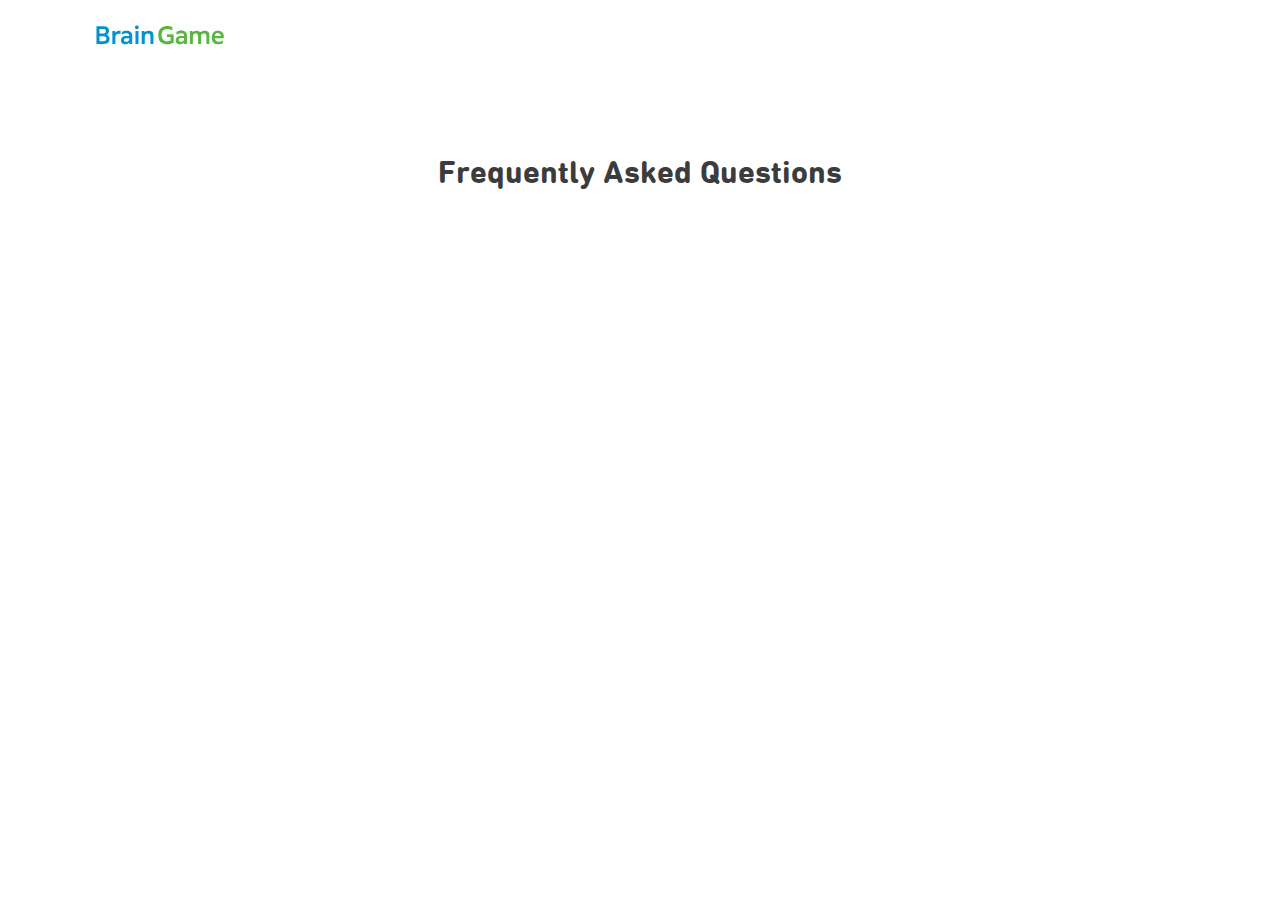
<file: html/faq.html>
<!DOCTYPE html>
<html lang="en">
  <head>
    <meta charset="UTF-8" />
    <meta name="viewport" content="width=device-width, initial-scale=1.0" />
    <title>BrainGame FAQ</title>
    <link rel="icon" href="../assets/images/favicon.ico" />
    <link rel="stylesheet" href="../scss/faq.css" />
    <link rel="stylesheet" href="../css/main.css" />
  </head>
  <body>
    <div class="faq-header">
      <img src="../assets/svg/BrainGame-green-text-only.svg" alt="" />
    </div>
    <div class="faq-container">
      <div class="faq-heading">Frequently Asked Questions</div>
    </div>
    <script src="../js/faq.js"></script>
  </body>
</html>
</file>
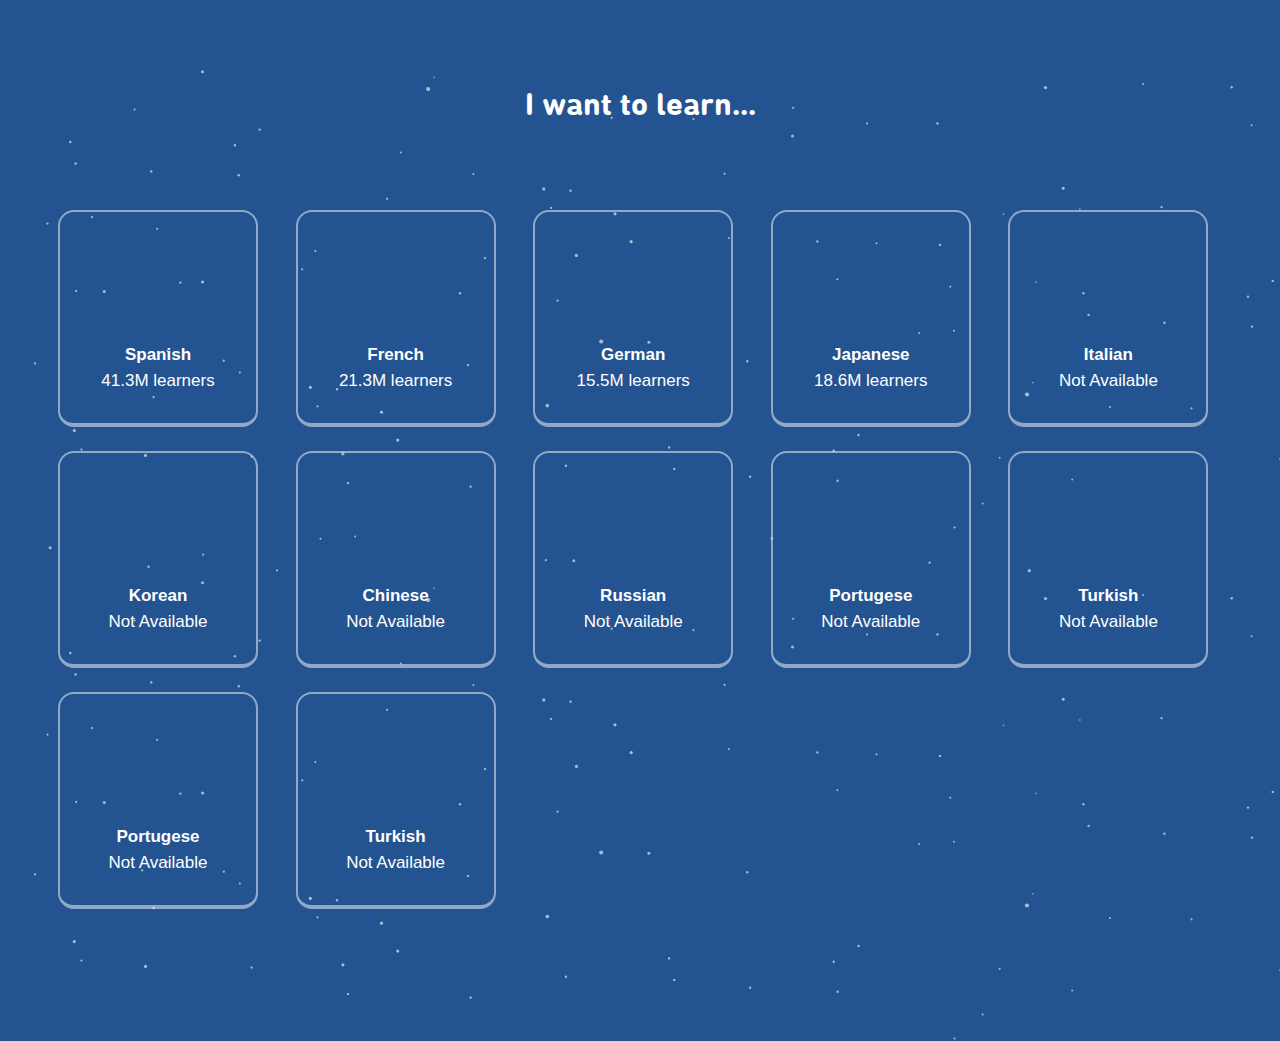
<file: html/languages-select-page.html>
<!DOCTYPE html>
<html>
    <head>
        <title>Languages Select Page</title>
        <link rel="icon" href="../assets/images/favicon.ico" />
        <link rel="stylesheet" href="../css/main.css">
        <link rel="stylesheet" href="../css/languages-select-page.css">
        <script src="../js/language-select-page.js"></script>
    </head>
    <body>
        <div class="background">
            <header class="BrainGame-logo-header">
                <div class="BrainGame-logo-div">
                    <a class="logo-a-tag" href="../index.html">
                        <img class="BrainGame-logo" src="../assets/svg/BrainGame-logo-white.svg" alt="">
                    </a>
                </div>
            </header>
            <div class="countries-main-container">
                <div class="countries-container">
                    <div class="flags-and-names-container">
                        <h1 class="learn-heading">I want to learn...</h1>
                        <ul class="countries-list">
                            <button class="country-button" onclick="selectLanguage(event)">
                                <div class="country-one">
                                    <div class="div-for-gap"></div>
                                    <div class="country-flag">
                                        <svg viewBox="0 66 82 66" style="height: 70.8293px; width: 88px;">
                                            <image height="3168" href="https://d35aaqx5ub95lt.cloudfront.net/vendor/87938207afff1598611ba626a8c4827c.svg" width="82"></image>
                                        </svg>
                                    </div>
                                    <h2 class="language-name" id="es">Spanish</h2>
                                    <div class="no-of-learners">41.3M learners</div>
                                </div>
                            </button>
                            <button class="country-button" onclick="selectLanguage(event)">
                                <div class="country-one">
                                    <div class="div-for-gap"></div>
                                    <div class="country-flag">
                                        <svg viewBox="0 132 82 66" style="height: 70.8293px; width: 88px;">
                                            <image height="3168" href="https://d35aaqx5ub95lt.cloudfront.net/vendor/87938207afff1598611ba626a8c4827c.svg" width="82"></image>
                                        </svg>
                                    </div>
                                    <h2 class="language-name" id="fr">French</h2>
                                    <div class="no-of-learners">21.3M learners</div>
                                </div>
                            </button>
                            <button class="country-button" onclick="selectLanguage(event)">
                                <div class="country-one">
                                    <div class="div-for-gap"></div>
                                    <div class="country-flag">
                                        <svg viewBox="0 198 82 66" style="height: 70.8293px; width: 88px;">
                                            <image height="3168" href="https://d35aaqx5ub95lt.cloudfront.net/vendor/87938207afff1598611ba626a8c4827c.svg" width="82"></image>
                                        </svg>
                                    </div>
                                    <h2 class="language-name" id="de">German</h2>
                                    <div class="no-of-learners">15.5M learners</div>
                                </div>
                            </button>
                            <button class="country-button" onclick="selectLanguage(event)">
                                <div class="country-one">
                                    <div class="div-for-gap"></div>
                                    <div class="country-flag">
                                        <svg viewBox="0 264 82 66" style="height: 70.8293px; width: 88px;">
                                            <image height="3168" href="https://d35aaqx5ub95lt.cloudfront.net/vendor/87938207afff1598611ba626a8c4827c.svg" width="82"></image>
                                        </svg>
                                    </div>
                                    <h2 class="language-name" id="ja">Japanese</h2>
                                    <div class="no-of-learners">18.6M learners</div>
                                </div>
                            </button>
                            <button class="country-button" onclick="selectLanguage(event)">
                                <div class="country-one">
                                    <div class="div-for-gap"></div>
                                    <div class="country-flag">
                                        <svg viewBox="0 330 82 66" style="height: 70.8293px; width: 88px;">
                                            <image height="3168" href="https://d35aaqx5ub95lt.cloudfront.net/vendor/87938207afff1598611ba626a8c4827c.svg" width="82"></image>
                                        </svg>
                                    </div>
                                    <h2 class="language-name">Italian</h2>
                                    <div class="no-of-learners">Not Available</div>
                                </div>
                            </button>



                            <button class="country-button">
                                <div class="country-one">
                                    <div class="div-for-gap"></div>
                                    <div class="country-flag">
                                        <svg viewBox="0 396 82 66" style="height: 70.8293px; width: 88px;">
                                            <image height="3168" href="https://d35aaqx5ub95lt.cloudfront.net/vendor/87938207afff1598611ba626a8c4827c.svg" width="82"></image>
                                        </svg>
                                    </div>
                                    <h2 class="language-name">Korean</h2>
                                    <div class="no-of-learners">Not Available</div>
                                </div>
                            </button>
                            <button class="country-button">
                                <div class="country-one">
                                    <div class="div-for-gap"></div>
                                    <div class="country-flag">
                                        <svg viewBox="0 462 82 66" style="height: 70.8293px; width: 88px;">
                                            <image height="3168" href="https://d35aaqx5ub95lt.cloudfront.net/vendor/87938207afff1598611ba626a8c4827c.svg" width="82"></image>
                                        </svg>
                                    </div>
                                    <h2 class="language-name">Chinese</h2>
                                    <div class="no-of-learners">Not Available</div>
                                </div>
                            </button>
                            <button class="country-button">
                                <div class="country-one">
                                    <div class="div-for-gap"></div>
                                    <div class="country-flag">
                                        <svg viewBox="0 528 82 66" style="height: 70.8293px; width: 88px;">
                                            <image height="3168" href="https://d35aaqx5ub95lt.cloudfront.net/vendor/87938207afff1598611ba626a8c4827c.svg" width="82"></image>
                                        </svg>
                                    </div>
                                    <h2 class="language-name">Russian</h2>
                                    <div class="no-of-learners">Not Available</div>
                                </div>
                            </button>
                            <button class="country-button">
                                <div class="country-one">
                                    <div class="div-for-gap"></div>
                                    <div class="country-flag">
                                        <svg viewBox="0 594 82 66" style="height: 70.8293px; width: 88px;">
                                            <image height="3168" href="https://d35aaqx5ub95lt.cloudfront.net/vendor/87938207afff1598611ba626a8c4827c.svg" width="82"></image>
                                        </svg>
                                    </div>
                                    <h2 class="language-name">Portugese</h2>
                                    <div class="no-of-learners">Not Available</div>
                                </div>
                            </button>
                            <button class="country-button">
                                <div class="country-one">
                                    <div class="div-for-gap"></div>
                                    <div class="country-flag">
                                        <svg viewBox="0 660 82 66" style="height: 70.8293px; width: 88px;">
                                            <image height="3168" href="https://d35aaqx5ub95lt.cloudfront.net/vendor/87938207afff1598611ba626a8c4827c.svg" width="82"></image>
                                        </svg>
                                    </div>
                                    <h2 class="language-name">Turkish</h2>
                                    <div class="no-of-learners">Not Available</div>
                                </div>
                            </button>

                            <button class="country-button">
                                <div class="country-one">
                                    <div class="div-for-gap"></div>
                                    <div class="country-flag">
                                        <svg viewBox="0 594 82 66" style="height: 70.8293px; width: 88px;">
                                            <image height="3168" href="https://d35aaqx5ub95lt.cloudfront.net/vendor/87938207afff1598611ba626a8c4827c.svg" width="82"></image>
                                        </svg>
                                    </div>
                                    <h2 class="language-name">Portugese</h2>
                                    <div class="no-of-learners">Not Available</div>
                                </div>
                            </button>
                            <button class="country-button">
                                <div class="country-one">
                                    <div class="div-for-gap"></div>
                                    <div class="country-flag">
                                        <svg viewBox="0 660 82 66" style="height: 70.8293px; width: 88px;">
                                            <image height="3168" href="https://d35aaqx5ub95lt.cloudfront.net/vendor/87938207afff1598611ba626a8c4827c.svg" width="82"></image>
                                        </svg>
                                    </div>
                                    <h2 class="language-name">Turkish</h2>
                                    <div class="no-of-learners">Not Available</div>
                                </div>
                            </button>
                        </ul>
                    </div>
                </div>
            </div>
        </div>
    </body>
</html>
</file>
<file: scss/faq.css>
.faq-header {
  height: 80px;
  position: relative;
}
.faq-header img {
  left: 96px;
  position: absolute;
  top: 25px;
  width: 128px;
}

.faq-heading {
  display: flex;
  font-family: din-round-bold;
  font-size: 32px;
  justify-content: center;
  line-height: 40px;
  margin: 48px 0;
  text-align: center;
  color: rgb(var(--color-black-text));
}

.faq-container {
  margin: 24px 21px;
  display: flex;
  flex-direction: column;
  justify-content: center;
  align-items: center;
}

.faq-group {
  border: 2px solid rgb(var(--color-swan));
  border-radius: 16px;
  width: 100%;
  max-width: 900px;
  margin-bottom: 48px;
}
.faq-group .item {
  border-bottom: 2px solid rgb(var(--color-swan));
  color: rgb(var(--color-black-text));
  font-weight: 500;
  font-size: 19px;
  font-family: din-round;
}
.faq-group .item:last-child {
  border: none;
}
.faq-group img {
  transition: transform 0.2s ease;
}
.faq-group .heading {
  color: rgb(var(--color-macaw));
  font-family: din-round-bold;
  font-weight: 700;
  font-size: 19px;
}

.flex {
  display: flex;
  justify-content: space-between;
  padding: 26px 32px;
}

.rotate {
  transform: scaleY(-1);
}

.bold {
  font-family: din-round-bold !important;
}

.hidden {
  display: none !important;
}

.answer {
  padding: 0 26px 32px 26px;
  display: block;
}
</file>
<file: css/main.css>
:root {
  --color-snow: 255, 255, 255;
  --color-snow-always-light: 255, 255, 255;
  --color-snow-always-dark: 19, 31, 36;
  --color-polar: 247, 247, 247;
  --color-swan: 229, 229, 229;
  --color-swan-always-light: 229, 229, 229;
  --color-swan-always-dark: 55, 70, 79;
  --color-hare: 175, 175, 175;
  --color-hare-always-light: 175, 175, 175;
  --color-wolf: 119, 119, 119;
  --color-eel: 75, 75, 75;
  --color-squid: 235, 227, 227;
  --color-walking-fish: 255, 223, 224;
  --color-flamingo: 255, 178, 178;
  --color-pig: 245, 164, 164;
  --color-crab: 255, 120, 120;
  --color-cardinal: 255, 75, 75;
  --color-fire-ant: 234, 43, 43;
  --color-canary: 255, 245, 211;
  --color-duck: 251, 229, 109;
  --color-bee: 255, 200, 0;
  --color-bee-always-dark: 255, 199, 0;
  --color-lion: 255, 177, 0;
  --color-fox: 255, 150, 0;
  --color-cheetah: 255, 206, 142;
  --color-monkey: 229, 162, 89;
  --color-camel: 231, 166, 1;
  --color-guinea-pig: 205, 121, 0;
  --color-grizzly: 187, 113, 73;
  --color-sea-sponge: 215, 255, 184;
  --color-turtle: 165, 237, 110;
  --color-owl: 88, 204, 2;
  --color-tree-frog: 88, 167, 0;
  --color-peacock: 0, 205, 156;
  --color-iguana: 221, 244, 255;
  --color-anchovy: 210, 228, 232;
  --color-beluga: 187, 242, 255;
  --color-moon-jelly: 122, 240, 242;
  --color-blue-jay: 132, 216, 255;
  --color-macaw: 28, 176, 246;
  --color-whale: 24, 153, 214;
  --color-humpback: 43, 112, 201;
  --color-narwhal: 20, 83, 163;
  --color-manta-ray: 4, 44, 96;
  --color-starfish: 255, 134, 208;
  --color-beetle: 206, 130, 255;
  --color-betta: 144, 105, 205;
  --color-butterfly: 111, 78, 161;
  --color-dragon: 204, 52, 141;
  --color-starling: 92, 108, 252;
  --color-martin: 71, 85, 223;
  --color-grackle: 167, 160, 255;
  --color-honeycreeper: 193, 187, 255;
  --color-deep-starling: 34, 33, 81;
  --color-deep-martin: 16, 15, 62;
  --color-legendary-foreground: 140, 65, 3;
  --color-stardust: 199, 255, 254;
  --color-cosmos: 60, 77, 255;
  --color-nebula: 63, 34, 236;
  --color-nova: 207, 23, 200;
  --color-gamma: 38, 246, 99;
  --color-starlight: 38, 138, 255;
  --color-quasar: 252, 85, 255;
  --color-celestia: 255, 255, 255;
  --color-eclipse: 0, 4, 55;
  --color-black: 0, 0, 0;
  --color-aqua: 56, 238, 255;
  --color-aqua-always-light: 56, 238, 255;
  --color-ocean: 0, 124, 143;
  --color-seafoam: 158, 224, 233;
  --color-ice: 225, 253, 255;
  --color-max-shadow: 20, 208, 225;
  --color-diamond-stat: 86, 219, 226;
  --color-mask-green: 137, 226, 25;
  --color-pearl-stat: 255, 170, 222;
  --color-snow-dark-swan: 255, 255, 255;
  --color-black-text: 60, 60, 60;
  --color-blue-space: 11, 62, 113;
  --color-juicy-blue-space: 10, 74, 130;
  --color-juicy-blue-space-light: 35, 83, 144;
  --color-gold: 250, 169, 25;
  --color-gray-text: 153, 153, 153;
  --color-orange: 255, 157, 0;
  --color-diamond-highlight: 231, 251, 251;
  --color-diamond: 56, 208, 208;
  --color-banana: 255, 176, 32;
  --color-cloud: 207, 207, 207;
  --color-cloud-light: 221, 221, 221;
  --color-cloud-lightest: 240, 240, 240;
  --color-kiwi: 122, 199, 12;
  --color-kiwi-dark: 93, 151, 9;
  --color-kiwi-light: 142, 224, 0;
  --color-facebook: 59, 89, 152;
  --color-facebook-dark: 45, 67, 115;
  --color-google: 66, 133, 244;
  --color-twitter: 29, 161, 242;
  --color-hv-light-peach: 241, 218, 179;
  --color-hv-peach: 219, 186, 131;
  --color-hv-light-orange: 255, 177, 64;
  --color-hv-orange: 204, 121, 0;
  --color-hv-brown: 140, 90, 17;
  --color-streak-panel-extended-background: 255, 150, 0;
  --color-streak-panel-frozen-background: 221, 244, 255;
  --color-streak-panel-frozen-flair-background: 132, 216, 255;
  --color-streak-panel-frozen-subtitle: 28, 176, 246;
  --color-streak-panel-frozen-text: 132, 216, 255;
  --color-streak-panel-frozen-topbar-text: 24, 153, 214;
  --color-streak-panel-streak-society-background: 255, 200, 0;
  --color-streak-panel-streak-society-text: 205, 121, 0;
  --color-streak-panel-topbar-border: 0, 0, 0;
  --color-streak-panel-unextended-heading-text: 235, 195, 127;
  --color-streak-panel-unextended-heading-background: 255, 245, 211;
  --color-streak-panel-unextended-topbar-text: 235, 195, 127;
  --color-streak-panel-milestone-gradient-start: 255, 147, 58;
  --color-streak-panel-milestone-gradient-end: 255, 200, 0;
  --color-streak-society-dark-orange: 255, 151, 1;
  --color-streak-society-light-orange: 255, 179, 1;
  --color-friends-quest-own-incomplete: 175, 175, 175;
  --color-friends-quest-friend-incomplete: 145, 145, 145;
  --color-black-text-always-light: 60, 60, 60;
  --color-beetle-always-light: 206, 130, 255;
  --color-cardinal-always-light: 255, 75, 75;
  --color-cowbird-always-light: 174, 104, 2;
  --color-dragon-always-light: 204, 52, 141;
  --color-eel-always-light: 75, 75, 75;
  --color-fox-always-light: 255, 150, 0;
  --color-fire-ant-always-light: 234, 43, 43;
  --color-grizzly-lite-always-light: 220, 143, 71;
  --color-grizzly-always-light: 187, 113, 73;
  --color-guinea-pig-always-light: 205, 121, 0;
  --color-iguana-always-light: 221, 244, 255;
  --color-macaw-always-light: 28, 176, 246;
  --color-owl-always-light: 9, 156, 245;
  --color-peacock-always-light: 0, 205, 156;
  --color-polar-always-light: 247, 247, 247;
  --color-sea-sponge-always-light: 215, 255, 184;
  --color-starfish-always-light: 255, 134, 208;
  --color-tree-frog-always-light: 88, 167, 0;
  --color-turtle-always-light: 165, 237, 110;
  --color-walking-fish-always-light: 255, 223, 224;
  --color-wolf-always-light: 119, 119, 119;
  --color-cardinal-always-dark: 238, 85, 85;
  --color-eel-always-dark: 241, 247, 251;
  --color-hare-always-dark: 82, 101, 109;
  --color-macaw-always-dark: 73, 192, 248;
  --color-owl-always-dark: 147, 211, 51;
  --color-polar-always-dark: 32, 47, 54;
  --color-wolf-always-dark: 220, 230, 236;
  --color-rookie: 0, 175, 133;
  --color-explorer: 255, 100, 191;
  --color-traveler: 255, 145, 83;
  --color-trailblazer: 154, 143, 232;
  --color-adventurer: 96, 12, 199;
  --color-discoverer: 111, 44, 57;
  --color-daredevil: 46, 83, 138;
  --color-navigator: 9, 47, 119;
  --color-champion: 255, 110, 53;
  --color-daily_refresh: 0, 148, 255;
  --color-dark-mode-locked-path-section-text-color: 82, 101, 109;
  --color-rookie-progress-bar: 0, 198, 150;
  --color-explorer-progress-bar: 255, 138, 207;
  --color-traveler-progress-bar: 255, 167, 106;
  --color-trailblazer-progress-bar: 169, 157, 254;
  --color-adventurer-progress-bar: 122, 13, 199;
  --color-discoverer-progress-bar: 131, 50, 65;
  --color-daredevil-progress-bar: 54, 98, 165;
  --color-navigator-progress-bar: 12, 57, 141;
  --color-champion-progress-bar: 255, 129, 80;
  --color-daily_refresh-progress-bar: 28, 160, 255;
  --color-course-complete-cta: 120, 219, 224;
  --color-course-complete-cta-border: 94, 201, 204;
  --color-bea-secondary: 24, 153, 214;
  --color-eddy-secondary: 234, 43, 43;
  --color-gilded-secondary: 231, 166, 1;
  --color-lily-secondary: 165, 104, 204;
  --color-vikram-secondary: 163, 42, 113;
  --color-zari-secondary: 204, 107, 166;
  --color-oscar-secondary: 0, 164, 125;
  --color-falstaff-secondary: 150, 90, 58;
  --color-bea-radio: 20, 123, 172;
  --color-duo-radio: 62, 143, 1;
  --color-eddy-radio: 179, 53, 53;
  --color-falstaff-radio: 131, 79, 51;
  --color-lucy-radio: 179, 105, 0;
  --color-lily-radio: 144, 91, 179;
  --color-vikram-radio: 143, 36, 99;
  --color-zari-radio: 179, 94, 146;
  --color-oscar-radio: 0, 144, 109;
  --color-super-background-secondary: 26, 30, 76;
  --color-super-gradient-background: 12, 47, 113;
  --color-super-gradient-top-halo: 12, 76, 70;
  --color-super-gradient-bottom-halo: 76, 29, 115;
  --color-final-level-medium: 133, 123, 249;
  --color-final-level-super-dark: 189, 219, 255;
  --color-gold-shine: 255, 231, 0;
  --color-legendary-gradient: 119, 109, 225;
  --color-legendary-halo: 110, 107, 242;
  --color-legendary-stripe: 246, 246, 255;
  --color-legendary-dark-background: 24, 24, 24;
  --color-roseate: 223, 75, 162;
  --color-rosefinch: 180, 28, 117;
  --color-bluebird: 3, 144, 211;
  --color-cotinga: 121, 58, 227;
  --color-sabrewing: 165, 112, 255;
  --color-blueberry: 17, 82, 167;
  --color-ether: 60, 89, 141;
  --color-diamond-tournament-purple: 161, 161, 238;
  --color-yir-page0: 221, 244, 255;
  --color-yir-page1: 227, 255, 235;
  --color-yir-page1-shadow: 19, 31, 36;
  --color-yir-page3-shadow: 187, 172, 252;
  --color-yir-page4-shadow: 143, 219, 255;
  --color-yir-page5-shadow: 255, 183, 80;

  --shine-background-color: linear-gradient(136deg,
      transparent 10%,
      rgb(var(--color-gold-shine), 0.5) 10%,
      rgb(var(--color-gold-shine), 0.5) 40%,
      transparent 40%,
      transparent 53%,
      rgb(var(--color-gold-shine), 0.5) 53%,
      rgb(var(--color-gold-shine), 0.5) 71%,
      transparent 71%),
    rgb(var(--color-bee));
  --shine-foreground-color: rgb(var(--color-guinea-pig-always-light));
  --path-unit-background-color: rgb(var(--color-bee));
  --path-unit-border-color: rgb(var(--color-guinea-pig-always-light), 0.5);
  --path-unit-foreground-color: var(--shine-foreground-color);
}

@font-face {
  font-family: "feather-bold";
  src: url("../assets/fonts/feather-bold.woff2") format("woff");
}

@font-face {
  font-family: "din-round-bold";
  src: url("../assets/fonts/din-next-rounded-bold.woff2") format("woff");
}

@font-face {
  font-family: "din-round";
  src: url("../assets/fonts/din-next-rounded-regular.woff2") format("woff");
}

@font-face {
  font-family: 'din-round-medium';
  src: url('../assets/fonts/DINRoundPro-Medi.ttf');
}

body {
  margin: 0;
  padding: 0;
  min-height: 100vh;
}

/* button animation in BrainGame */
.button-div {
  position: relative;
  width: 100%;
  height: 50px;
  font-size: 15px;
  font-family: "din-round-bold";
  letter-spacing: 0.8px;
  text-transform: uppercase;
  border-radius: 16px;
  /* background-color: rgb(var(--color-snow)); */
  /* color: rgb(var(--color-eclipse)); */
  /* box-shadow: 0 4px 0 rgb(var(--color-snow-always-light), 0.6); */
  transition: box-shadow translate 0.2s ease;
}

.clicked {
  box-shadow: 0 !important;
  translate: 0 3px;
}

/* button animation in BrainGame */
</file>
<file: css/languages-select-page.css>
body{
    font-family: din-round;
    background-color: rgb(var(--color-juicy-blue-space-light));
    background-image: url("../assets/svg/background-stars-white.svg");
    z-index: 0;
}

.BrainGame-logo-header{
    width: 100%;
    height: 70px;
    position: fixed;
    background-color: rgb(var(--color-juicy-blue-space-light));
}

.BrainGame-logo-div{
    padding: 0 40px;
}

.logo-a-tag{
    float: left;
    /* display: inline-block; */
    margin-top: 18px;
}

.BrainGame-logo-div img{
    height: 36px;
    width: 153px;
}

.countries-main-container{
    padding: 60px 10px;
}

.countries-container{
    padding: 24px 12px;
}

.flags-and-names-container{
    padding: 0 24px;
}

h1{
    font-family: din-round-bold;
    font-size: 32px;
    line-height: 40px;
    margin: 0 0 50px;
}

.learn-heading{
    color: rgb(var(--color-snow-always-light));
    text-align: center;
}

.countries-list{
    display: grid;
    grid-template-columns: repeat(auto-fill,minmax(210px,1fr));
    justify-content: center;
    margin: auto;
    padding: 24px 0 36px;
}

.country-button{
    background-color: transparent;
    border-color: rgb(var(--color-snow-always-light),.5);

    border-radius: 16px;
    border-style: solid;
    border-width: 2px 2px 4px;
    cursor: pointer;
    margin: 12px;
    width: 200px;
    height: 217px;
    padding: 12px 12px 24px;
    text-align: center;
}

.country-button:hover{
    background-color: rgba(255, 255, 255, 0.278);
}

.div-for-gap{
    margin-bottom: 6px;
    height: 26px;
}

.country-flag{
    height: 71px;
}

.language-name{
    color: rgb(var(--color-snow-always-light));
    font-size: 17px;
    font-weight: 700;
    line-height: 1.2;
    margin-bottom: 0;
    margin-top: 10px;
}

.no-of-learners{
    color: rgb(var(--color-snow-always-light));
    font-size: 17px;
    font-weight: 500;
    margin-top: 6px;
    text-transform: none;
}
</file>
